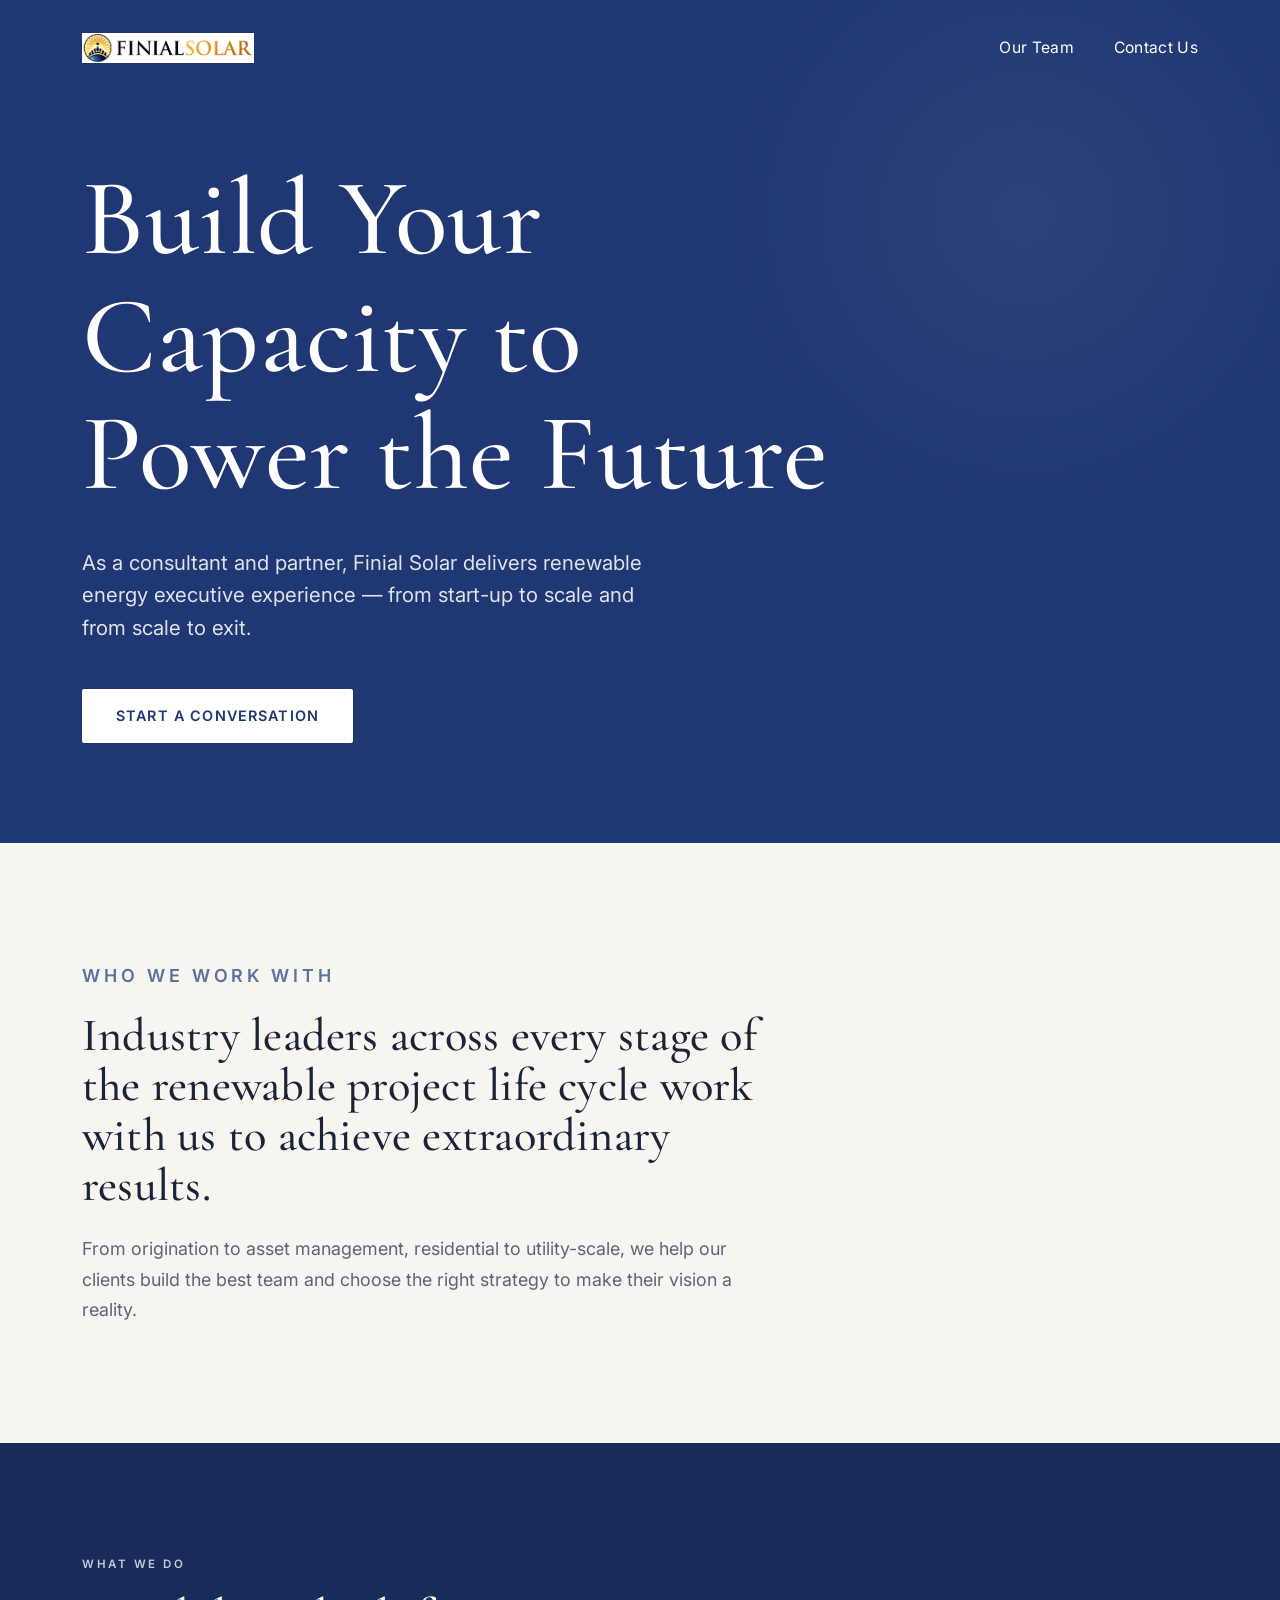
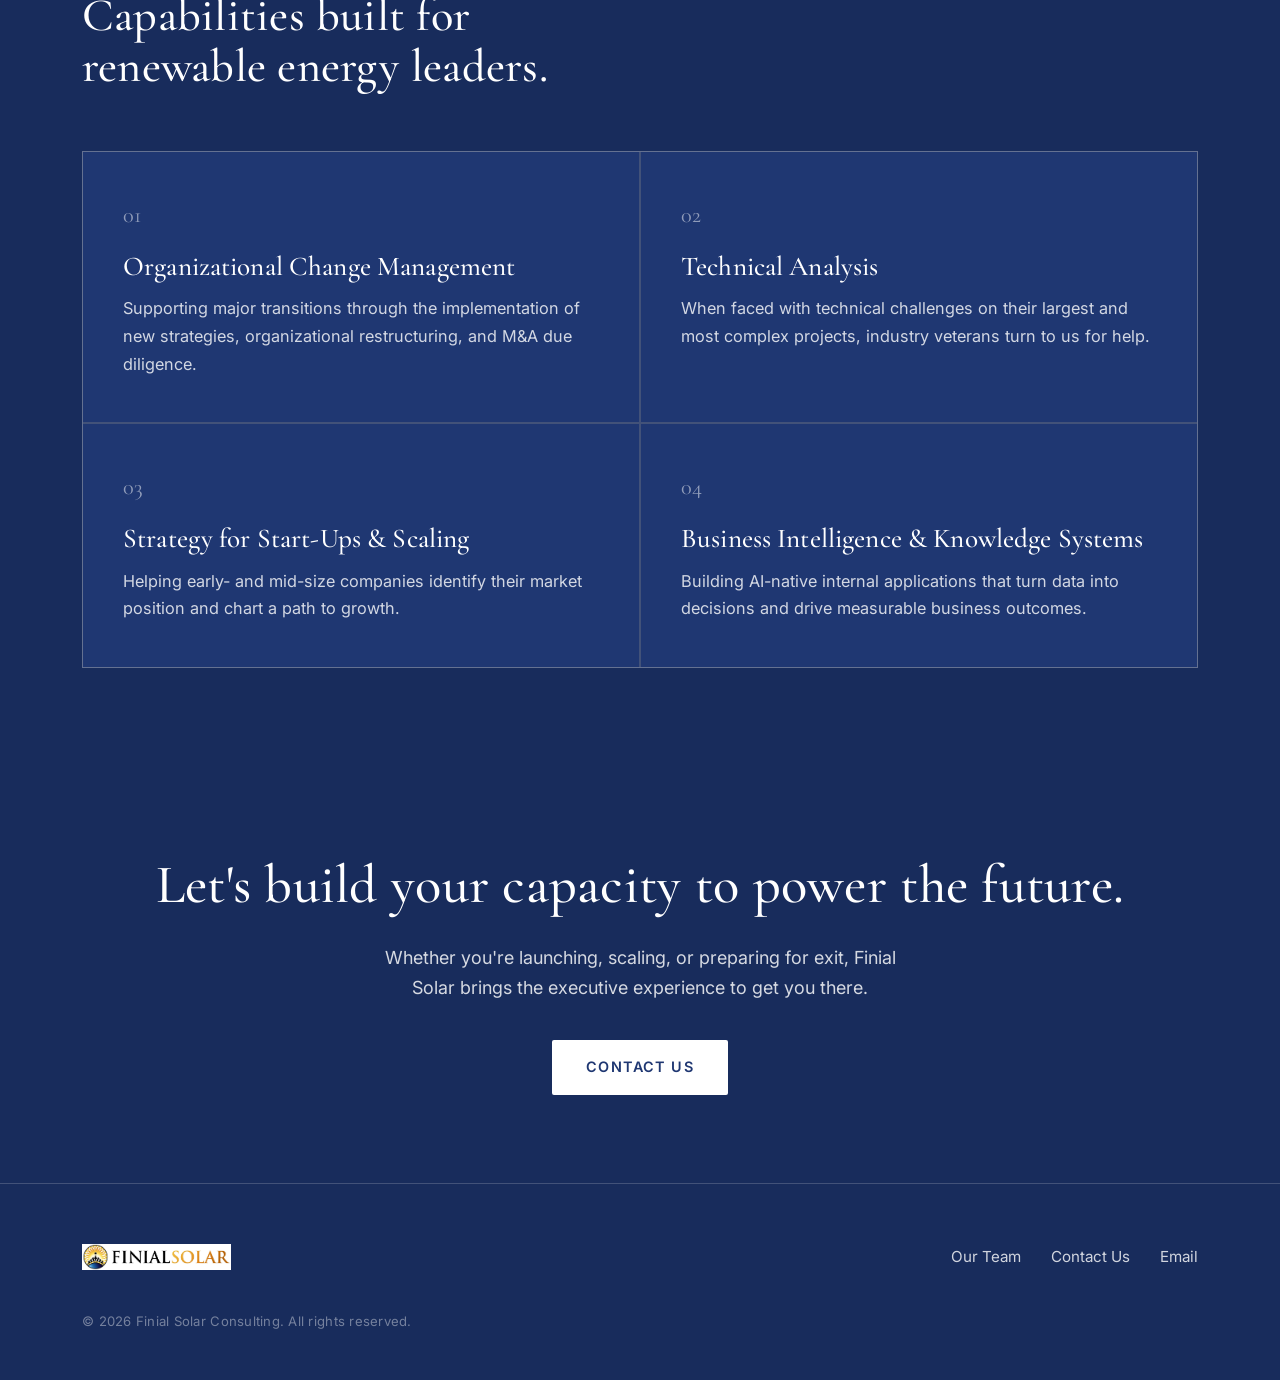
<file: index.html>
<!DOCTYPE html>
<html lang="en">
<head>
  <meta charset="UTF-8">
  <meta name="viewport" content="width=device-width, initial-scale=1.0">
  <title>Finial Solar — Build Your Capacity to Power the Future</title>
  <meta name="description" content="Finial Solar delivers renewable energy executive experience — from start-up to scale and from scale to exit. Consulting and partnership across the renewable project life cycle.">
  <link rel="canonical" href="https://www.finialsolar.com/">
  <meta property="og:title" content="Finial Solar — Build Your Capacity to Power the Future">
  <meta property="og:description" content="Renewable energy executive experience, from start-up to scale and from scale to exit.">
  <meta property="og:type" content="website">
  <meta property="og:url" content="https://www.finialsolar.com/">
  <link rel="icon" href="/assets/img/favicon.svg" type="image/svg+xml">
  <link rel="preconnect" href="https://fonts.googleapis.com">
  <link rel="preconnect" href="https://fonts.gstatic.com" crossorigin>
  <link href="https://fonts.googleapis.com/css2?family=Cormorant+Garamond:wght@400;500;600&family=Inter:wght@400;500;600&display=swap" rel="stylesheet">
  <link rel="stylesheet" href="/assets/css/styles.css">
</head>
<body>

  <header class="site-header on-navy">
    <div class="wrap">
      <a class="brand" href="/" aria-label="Finial Solar home">
        <img src="/assets/img/finial-logo-white.webp" alt="Finial Solar">
      </a>
      <button class="nav-toggle" aria-label="Menu" aria-expanded="false"><span></span><span></span><span></span></button>
      <nav class="nav" aria-label="Primary">
        <a href="/our-team">Our Team</a>
        <a href="/contact-us">Contact Us</a>
      </nav>
    </div>
  </header>

  <main>
    <!-- Hero -->
    <section class="hero">
      <div class="wrap">
        <h1>Build Your Capacity to Power the Future</h1>
        <p class="lead">As a consultant and partner, Finial Solar delivers renewable energy executive experience — from start-up to scale and from scale to exit.</p>
        <div class="cta-row">
          <a class="btn btn-light" href="/contact-us">Start a Conversation</a>
        </div>
      </div>
    </section>

    <!-- Intro -->
    <section class="section section-cream">
      <div class="wrap">
        <div class="intro">
          <p class="eyebrow" style="color:var(--navy-2)">Who we work with</p>
          <h2 style="margin-top:18px">Industry leaders across every stage of the renewable project life cycle work with us to achieve extraordinary results.</h2>
          <p style="margin-top:24px">From origination to asset management, residential to utility-scale, we help our clients build the best team and choose the right strategy to make their vision a reality.</p>
        </div>
      </div>
    </section>

    <!-- Services -->
    <section class="section section-deep">
      <div class="wrap">
        <div class="services-head">
          <p class="eyebrow">What we do</p>
          <h2 style="margin-top:16px">Capabilities built for renewable energy leaders.</h2>
        </div>
        <div class="grid">
          <article class="card">
            <div class="num">01</div>
            <h3>Organizational Change Management</h3>
            <p>Supporting major transitions through the implementation of new strategies, organizational restructuring, and M&amp;A due diligence.</p>
          </article>
          <article class="card">
            <div class="num">02</div>
            <h3>Technical Analysis</h3>
            <p>When faced with technical challenges on their largest and most complex projects, industry veterans turn to us for help.</p>
          </article>
          <article class="card">
            <div class="num">03</div>
            <h3>Strategy for Start-Ups &amp; Scaling</h3>
            <p>Helping early- and mid-size companies identify their market position and chart a path to growth.</p>
          </article>
          <article class="card">
            <div class="num">04</div>
            <h3>Business Intelligence &amp; Knowledge Systems</h3>
            <p>Building AI-native internal applications that turn data into decisions and drive measurable business outcomes.</p>
          </article>
        </div>
      </div>
    </section>

    <!-- CTA -->
    <section class="cta-band">
      <div class="wrap">
        <h2>Let's build your capacity to power the future.</h2>
        <p>Whether you're launching, scaling, or preparing for exit, Finial Solar brings the executive experience to get you there.</p>
        <a class="btn btn-light" href="/contact-us">Contact Us</a>
      </div>
    </section>
  </main>

  <footer class="site-footer">
    <div class="wrap">
      <a class="brand" href="/" aria-label="Finial Solar home">
        <img src="/assets/img/finial-logo-white.webp" alt="Finial Solar">
      </a>
      <nav class="foot-links" aria-label="Footer">
        <a href="/our-team">Our Team</a>
        <a href="/contact-us">Contact Us</a>
        <a href="mailto:taylor@finialsolar.com">Email</a>
      </nav>
      <div class="copy">© <span id="year">2026</span> Finial Solar Consulting. All rights reserved.</div>
    </div>
  </footer>

  <script src="/assets/js/main.js"></script>
</body>
</html>
</file>
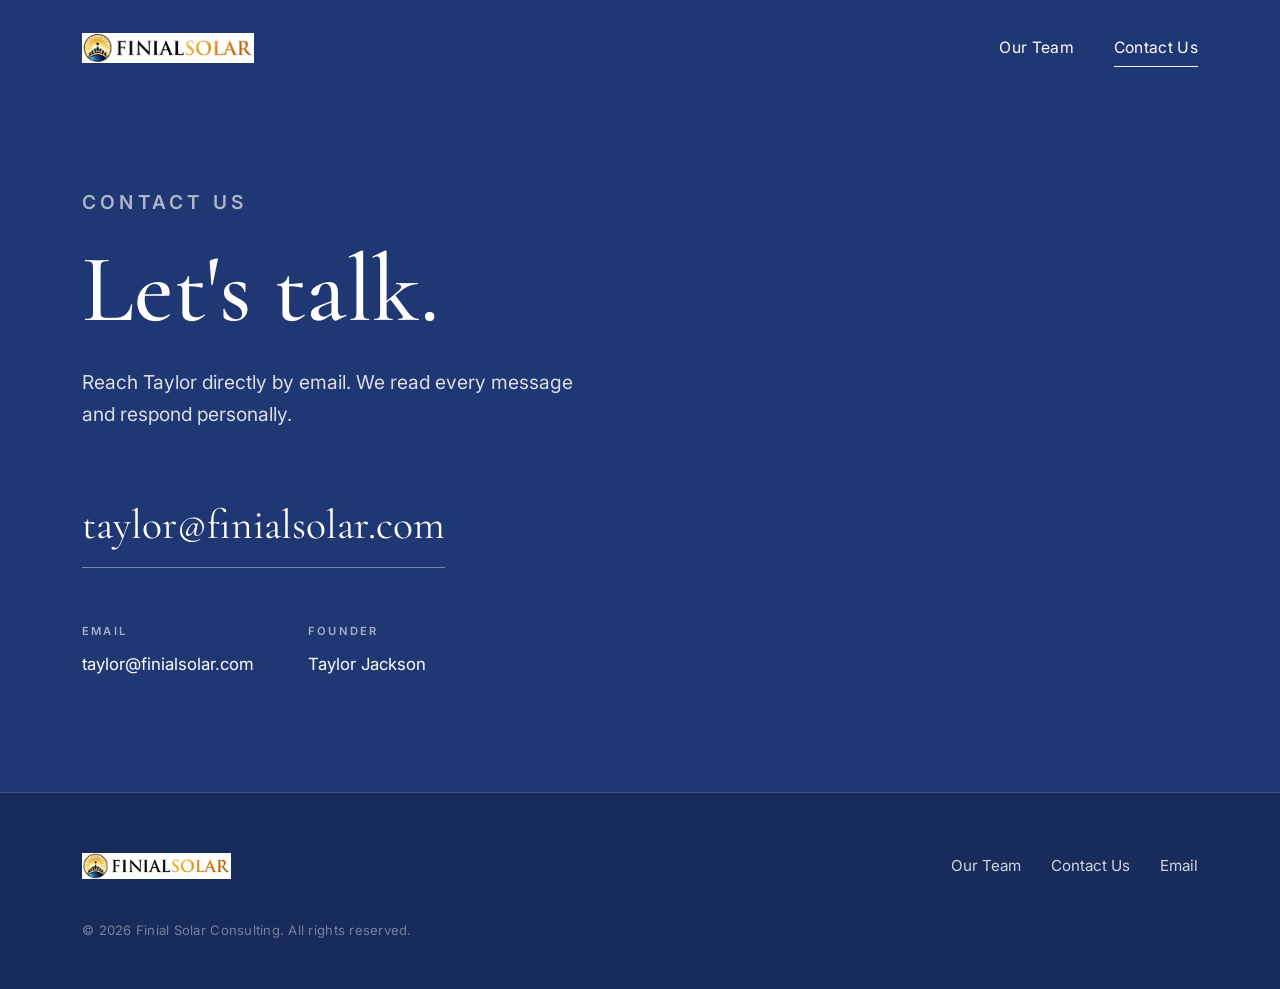
<file: contact-us.html>
<!DOCTYPE html>
<html lang="en">
<head>
  <meta charset="UTF-8">
  <meta name="viewport" content="width=device-width, initial-scale=1.0">
  <title>Contact Us — Finial Solar</title>
  <meta name="description" content="Reach Taylor Jackson directly by email to start a conversation with Finial Solar Consulting.">
  <link rel="canonical" href="https://www.finialsolar.com/contact-us">
  <meta property="og:title" content="Contact Us — Finial Solar">
  <meta property="og:description" content="Reach Taylor directly by email at taylor@finialsolar.com.">
  <meta property="og:type" content="website">
  <link rel="icon" href="/assets/img/favicon.svg" type="image/svg+xml">
  <link rel="preconnect" href="https://fonts.googleapis.com">
  <link rel="preconnect" href="https://fonts.gstatic.com" crossorigin>
  <link href="https://fonts.googleapis.com/css2?family=Cormorant+Garamond:wght@400;500;600&family=Inter:wght@400;500;600&display=swap" rel="stylesheet">
  <link rel="stylesheet" href="/assets/css/styles.css">
</head>
<body>

  <header class="site-header on-navy">
    <div class="wrap">
      <a class="brand" href="/" aria-label="Finial Solar home">
        <img src="/assets/img/finial-logo-white.webp" alt="Finial Solar">
      </a>
      <button class="nav-toggle" aria-label="Menu" aria-expanded="false"><span></span><span></span><span></span></button>
      <nav class="nav" aria-label="Primary">
        <a href="/our-team">Our Team</a>
        <a href="/contact-us" aria-current="page">Contact Us</a>
      </nav>
    </div>
  </header>

  <main>
    <section class="contact-hero">
      <div class="wrap">
        <p class="eyebrow">Contact Us</p>
        <h1 style="margin-top:18px">Let's talk.</h1>
        <p>Reach Taylor directly by email. We read every message and respond personally.</p>
        <a class="contact-email" href="mailto:taylor@finialsolar.com?subject=Finial%20Solar%20Inquiry">taylor@finialsolar.com</a>

        <div class="contact-meta">
          <div class="item">
            <div class="label">Email</div>
            <a href="mailto:taylor@finialsolar.com?subject=Finial%20Solar%20Inquiry">taylor@finialsolar.com</a>
          </div>
          <div class="item">
            <div class="label">Founder</div>
            <span>Taylor Jackson</span>
          </div>
        </div>
      </div>
    </section>
  </main>

  <footer class="site-footer">
    <div class="wrap">
      <a class="brand" href="/" aria-label="Finial Solar home">
        <img src="/assets/img/finial-logo-white.webp" alt="Finial Solar">
      </a>
      <nav class="foot-links" aria-label="Footer">
        <a href="/our-team">Our Team</a>
        <a href="/contact-us">Contact Us</a>
        <a href="mailto:taylor@finialsolar.com">Email</a>
      </nav>
      <div class="copy">© <span id="year">2026</span> Finial Solar Consulting. All rights reserved.</div>
    </div>
  </footer>

  <script src="/assets/js/main.js"></script>
</body>
</html>
</file>
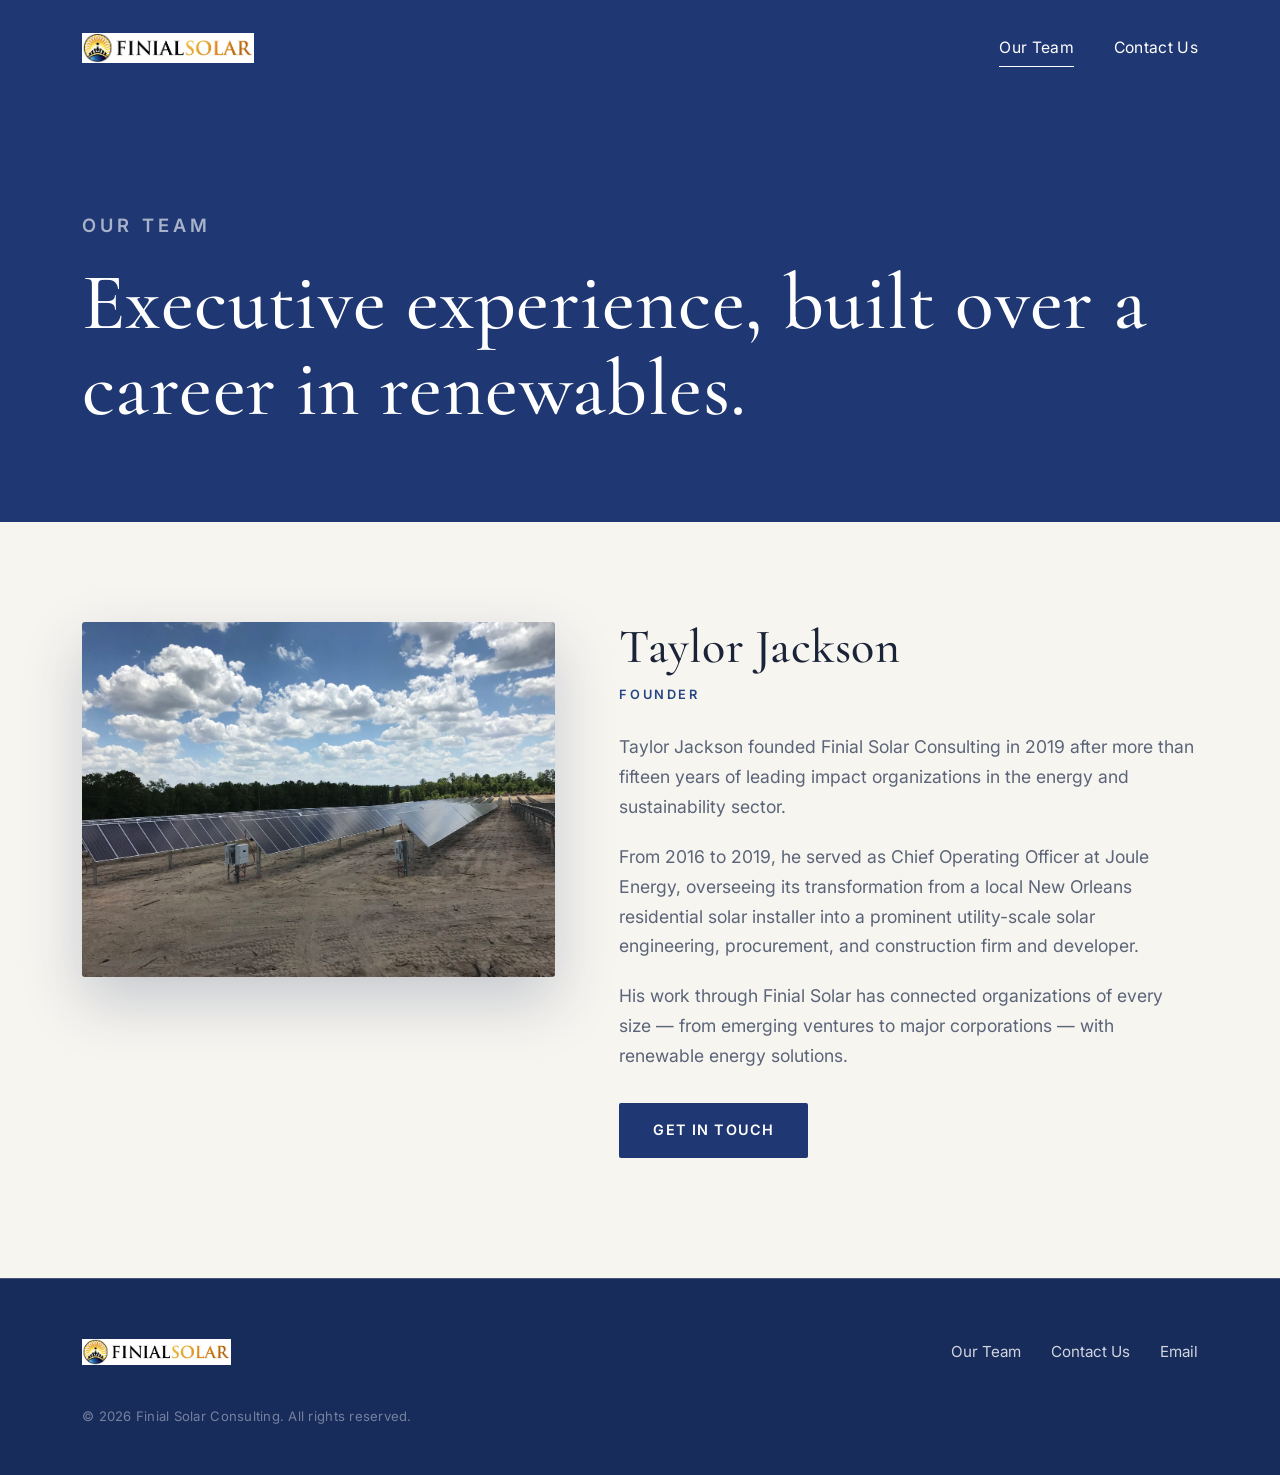
<file: our-team.html>
<!DOCTYPE html>
<html lang="en">
<head>
  <meta charset="UTF-8">
  <meta name="viewport" content="width=device-width, initial-scale=1.0">
  <title>Our Team — Finial Solar</title>
  <meta name="description" content="Meet Taylor Jackson, founder of Finial Solar Consulting — more than fifteen years leading impact organizations in the energy and sustainability sector.">
  <link rel="canonical" href="https://www.finialsolar.com/our-team">
  <meta property="og:title" content="Our Team — Finial Solar">
  <meta property="og:description" content="Meet Taylor Jackson, founder of Finial Solar Consulting.">
  <meta property="og:type" content="website">
  <link rel="icon" href="/assets/img/favicon.svg" type="image/svg+xml">
  <link rel="preconnect" href="https://fonts.googleapis.com">
  <link rel="preconnect" href="https://fonts.gstatic.com" crossorigin>
  <link href="https://fonts.googleapis.com/css2?family=Cormorant+Garamond:wght@400;500;600&family=Inter:wght@400;500;600&display=swap" rel="stylesheet">
  <link rel="stylesheet" href="/assets/css/styles.css">
</head>
<body>

  <header class="site-header on-navy">
    <div class="wrap">
      <a class="brand" href="/" aria-label="Finial Solar home">
        <img src="/assets/img/finial-logo-white.webp" alt="Finial Solar">
      </a>
      <button class="nav-toggle" aria-label="Menu" aria-expanded="false"><span></span><span></span><span></span></button>
      <nav class="nav" aria-label="Primary">
        <a href="/our-team" aria-current="page">Our Team</a>
        <a href="/contact-us">Contact Us</a>
      </nav>
    </div>
  </header>

  <main>
    <section class="page-head">
      <div class="wrap">
        <p class="eyebrow">Our Team</p>
        <h1 style="margin-top:16px">Executive experience, built over a career in renewables.</h1>
      </div>
    </section>

    <section class="section section-cream">
      <div class="wrap">
        <div class="bio">
          <div class="bio__photo">
            <img src="/assets/img/taylor-jackson.webp" alt="Taylor Jackson, Founder of Finial Solar">
          </div>
          <div class="bio__body">
            <h2>Taylor Jackson</h2>
            <div class="role">Founder</div>
            <p>Taylor Jackson founded Finial Solar Consulting in 2019 after more than fifteen years of leading impact organizations in the energy and sustainability sector.</p>
            <p>From 2016 to 2019, he served as Chief Operating Officer at Joule Energy, overseeing its transformation from a local New Orleans residential solar installer into a prominent utility-scale solar engineering, procurement, and construction firm and developer.</p>
            <p>His work through Finial Solar has connected organizations of every size — from emerging ventures to major corporations — with renewable energy solutions.</p>
            <p style="margin-top:32px">
              <a class="btn btn-navy" href="/contact-us">Get in Touch</a>
            </p>
          </div>
        </div>
      </div>
    </section>
  </main>

  <footer class="site-footer">
    <div class="wrap">
      <a class="brand" href="/" aria-label="Finial Solar home">
        <img src="/assets/img/finial-logo-white.webp" alt="Finial Solar">
      </a>
      <nav class="foot-links" aria-label="Footer">
        <a href="/our-team">Our Team</a>
        <a href="/contact-us">Contact Us</a>
        <a href="mailto:taylor@finialsolar.com">Email</a>
      </nav>
      <div class="copy">© <span id="year">2026</span> Finial Solar Consulting. All rights reserved.</div>
    </div>
  </footer>

  <script src="/assets/js/main.js"></script>
</body>
</html>
</file>
<file: assets/css/styles.css>
/* ============================================================
   Finial Solar — site styles
   Palette: deep navy #1f3772 / #264783, cream #f7f5f0, white text
   Type: Cormorant Garamond (display serif) + Inter (body sans)
   ============================================================ */

:root {
  --navy:        #1f3772;
  --navy-2:      #264783;
  --navy-deep:   #182c5c;
  --cream:       #f7f5f0;
  --ink:         #1a2338;
  --muted:       #5b6478;
  --line:        rgba(255, 255, 255, 0.18);
  --line-dark:   rgba(26, 35, 56, 0.12);
  --maxw:        1180px;
  --serif:       "Cormorant Garamond", Georgia, "Times New Roman", serif;
  --sans:        "Inter", -apple-system, BlinkMacSystemFont, "Segoe UI", Roboto, Helvetica, Arial, sans-serif;
}

*, *::before, *::after { box-sizing: border-box; }

html { scroll-behavior: smooth; -webkit-text-size-adjust: 100%; }

body {
  margin: 0;
  font-family: var(--sans);
  font-size: 18px;
  line-height: 1.7;
  color: var(--ink);
  background: var(--cream);
  -webkit-font-smoothing: antialiased;
  text-rendering: optimizeLegibility;
}

img { max-width: 100%; display: block; }

a { color: inherit; text-decoration: none; }

.wrap {
  width: 100%;
  max-width: var(--maxw);
  margin: 0 auto;
  padding: 0 32px;
}

/* ----- Serif display type ----- */
h1, h2, h3 {
  font-family: var(--serif);
  font-weight: 500;
  line-height: 1.08;
  letter-spacing: 0.005em;
  margin: 0;
}

.eyebrow {
  font-family: var(--sans);
  text-transform: uppercase;
  letter-spacing: 0.22em;
  font-size: 0.72rem;
  font-weight: 600;
  opacity: 0.75;
}

/* ============================================================
   Header / nav
   ============================================================ */
.site-header {
  position: absolute;
  inset: 0 0 auto 0;
  z-index: 20;
}
.site-header .wrap {
  display: flex;
  align-items: center;
  justify-content: space-between;
  min-height: 96px;
}
.brand img { height: 30px; width: auto; }

/* dark logo variant for cream pages: invert the white logo */
.brand--ink img { filter: brightness(0) saturate(100%) invert(18%) sepia(38%) saturate(1600%) hue-rotate(200deg) brightness(92%) contrast(94%); }

.nav {
  display: flex;
  gap: 40px;
  align-items: center;
  font-size: 0.98rem;
  letter-spacing: 0.02em;
}
.nav a { position: relative; padding: 4px 0; transition: opacity 0.2s ease; }
.nav a::after {
  content: "";
  position: absolute;
  left: 0; bottom: -2px;
  width: 0; height: 1px;
  background: currentColor;
  transition: width 0.25s ease;
}
.nav a:hover::after, .nav a[aria-current="page"]::after { width: 100%; }
.nav a[aria-current="page"] { opacity: 1; }

/* header on navy vs on cream */
.site-header.on-navy { color: #fff; }
.site-header.on-cream { color: var(--ink); }

.nav-toggle { display: none; }

/* ============================================================
   Hero
   ============================================================ */
.hero {
  background: var(--navy);
  color: #fff;
  min-height: 92vh;
  display: flex;
  align-items: center;
  padding: 160px 0 100px;
  position: relative;
  overflow: hidden;
}
.hero::after {
  /* subtle radial glow */
  content: "";
  position: absolute;
  right: -10%; top: -20%;
  width: 60vw; height: 60vw;
  background: radial-gradient(circle, rgba(255,255,255,0.06), transparent 60%);
  pointer-events: none;
}
.hero h1 {
  font-size: clamp(3rem, 8.5vw, 7.2rem);
  max-width: 15ch;
}
.hero p.lead {
  margin-top: 34px;
  max-width: 46ch;
  font-size: clamp(1.05rem, 1.6vw, 1.3rem);
  line-height: 1.6;
  color: rgba(255,255,255,0.86);
}
.hero .cta-row { margin-top: 44px; }

/* ============================================================
   Buttons
   ============================================================ */
.btn {
  display: inline-block;
  font-family: var(--sans);
  font-size: 0.9rem;
  font-weight: 600;
  letter-spacing: 0.08em;
  text-transform: uppercase;
  padding: 15px 34px;
  border-radius: 2px;
  transition: transform 0.18s ease, background 0.2s ease, color 0.2s ease;
}
.btn-light { background: #fff; color: var(--navy); }
.btn-light:hover { transform: translateY(-2px); background: var(--cream); }
.btn-outline { border: 1px solid currentColor; color: inherit; }
.btn-outline:hover { background: rgba(255,255,255,0.1); transform: translateY(-2px); }
.btn-navy { background: var(--navy); color: #fff; }
.btn-navy:hover { background: var(--navy-2); transform: translateY(-2px); }

/* ============================================================
   Sections
   ============================================================ */
.section { padding: 100px 0; }
.section-navy { background: var(--navy); color: #fff; }
.section-deep { background: var(--navy-deep); color: #fff; }
.section-cream { background: var(--cream); color: var(--ink); }

.intro {
  max-width: 62ch;
}
.intro h2 {
  font-size: clamp(1.8rem, 4vw, 2.9rem);
  margin-bottom: 24px;
}
.intro p { font-size: 1.12rem; color: var(--muted); }
.section-navy .intro p, .section-deep .intro p { color: rgba(255,255,255,0.82); }

/* Services grid */
.services-head { max-width: 52ch; margin-bottom: 60px; }
.services-head h2 { font-size: clamp(1.8rem, 4vw, 2.9rem); }
.grid {
  display: grid;
  grid-template-columns: repeat(2, 1fr);
  gap: 2px;
  background: var(--line);
  border: 1px solid var(--line);
}
.card {
  background: var(--navy);
  padding: 44px 40px;
  transition: background 0.25s ease;
}
.card:hover { background: var(--navy-2); }
.card .num {
  font-family: var(--serif);
  font-size: 1.4rem;
  opacity: 0.5;
  margin-bottom: 18px;
}
.card h3 { font-size: 1.7rem; margin-bottom: 14px; }
.card p { margin: 0; color: rgba(255,255,255,0.8); font-size: 1.02rem; }

/* ============================================================
   Team page
   ============================================================ */
.page-head {
  background: var(--navy);
  color: #fff;
  padding: 190px 0 90px;
}
.page-head h1 { font-size: clamp(2.6rem, 7vw, 5rem); }
.page-head p { margin-top: 20px; max-width: 50ch; color: rgba(255,255,255,0.82); font-size: 1.15rem; }

.bio {
  display: grid;
  grid-template-columns: 0.9fr 1.1fr;
  gap: 64px;
  align-items: start;
}
.bio__photo img {
  width: 100%;
  border-radius: 3px;
  box-shadow: 0 24px 60px rgba(24,44,92,0.22);
}
.bio__body h2 { font-size: clamp(2rem, 4vw, 3rem); }
.bio__body .role {
  font-family: var(--sans);
  text-transform: uppercase;
  letter-spacing: 0.2em;
  font-size: 0.8rem;
  font-weight: 600;
  color: var(--navy-2);
  margin: 10px 0 26px;
}
.bio__body p { color: var(--muted); font-size: 1.1rem; margin: 0 0 20px; }

/* ============================================================
   Contact page
   ============================================================ */
.contact-hero {
  background: var(--navy);
  color: #fff;
  min-height: 88vh;
  display: flex;
  align-items: center;
  padding: 150px 0 100px;
}
.contact-hero h1 { font-size: clamp(2.8rem, 8vw, 6rem); }
.contact-hero p { margin-top: 24px; font-size: 1.2rem; color: rgba(255,255,255,0.84); max-width: 44ch; }
.contact-email {
  display: inline-block;
  margin-top: 40px;
  font-family: var(--serif);
  font-size: clamp(1.6rem, 4vw, 2.6rem);
  border-bottom: 1px solid rgba(255,255,255,0.4);
  padding-bottom: 6px;
  transition: border-color 0.2s ease, opacity 0.2s ease;
}
.contact-email:hover { border-color: #fff; opacity: 0.9; }
.contact-meta { margin-top: 54px; display: flex; gap: 54px; flex-wrap: wrap; }
.contact-meta .item .label {
  text-transform: uppercase; letter-spacing: 0.2em; font-size: 0.7rem;
  opacity: 0.6; margin-bottom: 8px; font-weight: 600;
}
.contact-meta .item a, .contact-meta .item span { font-size: 1.05rem; }

/* ============================================================
   CTA band
   ============================================================ */
.cta-band {
  background: var(--navy-deep);
  color: #fff;
  padding: 88px 0;
  text-align: center;
}
.cta-band h2 { font-size: clamp(2rem, 5vw, 3.4rem); margin-bottom: 28px; }
.cta-band p { max-width: 48ch; margin: 0 auto 36px; color: rgba(255,255,255,0.82); }

/* ============================================================
   Footer
   ============================================================ */
.site-footer {
  background: var(--navy-deep);
  color: rgba(255,255,255,0.8);
  padding: 60px 0 48px;
  border-top: 1px solid var(--line);
}
.site-footer .wrap {
  display: flex;
  justify-content: space-between;
  align-items: center;
  flex-wrap: wrap;
  gap: 28px;
}
.site-footer img { height: 26px; }
.site-footer .foot-links { display: flex; gap: 30px; font-size: 0.95rem; }
.site-footer .foot-links a:hover { color: #fff; }
.site-footer .copy { width: 100%; font-size: 0.82rem; opacity: 0.5; letter-spacing: 0.02em; padding-top: 12px; }

/* ============================================================
   Responsive
   ============================================================ */
@media (max-width: 820px) {
  body { font-size: 17px; }
  .wrap { padding: 0 22px; }
  .grid { grid-template-columns: 1fr; }
  .bio { grid-template-columns: 1fr; gap: 36px; }
  .bio__photo { max-width: 420px; }

  .nav-toggle {
    display: inline-flex;
    flex-direction: column;
    justify-content: center;
    gap: 5px;
    width: 42px; height: 42px;
    background: none; border: 0; cursor: pointer; padding: 8px;
  }
  .nav-toggle span { display: block; height: 2px; background: currentColor; border-radius: 2px; transition: 0.25s; }

  .nav {
    position: absolute;
    top: 96px; right: 0; left: 0;
    flex-direction: column;
    gap: 0;
    background: var(--navy-deep);
    color: #fff;
    padding: 0;
    max-height: 0;
    overflow: hidden;
    transition: max-height 0.3s ease;
  }
  .nav a { padding: 18px 22px; width: 100%; border-top: 1px solid var(--line); }
  .nav a::after { display: none; }
  .nav.open { max-height: 300px; }
}

@media (max-width: 480px) {
  .section, .contact-hero { padding-top: 130px; }
  .card { padding: 34px 26px; }
}

/* Motion preference */
@media (prefers-reduced-motion: reduce) {
  * { animation: none !important; transition: none !important; scroll-behavior: auto; }
}
</file>
